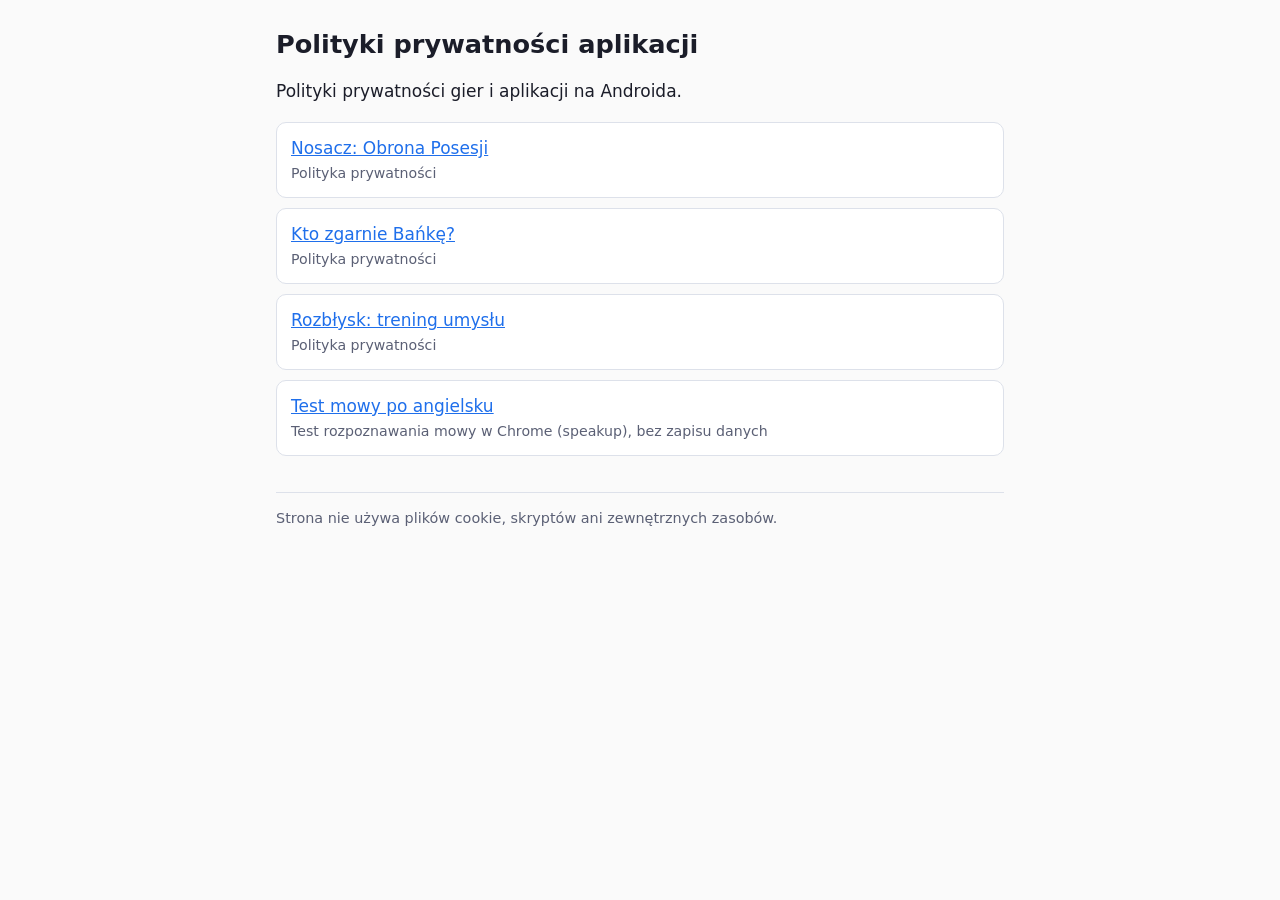
<file: index.html>
<!doctype html>
<html lang="pl">
<head>
<meta charset="utf-8">
<meta name="viewport" content="width=device-width, initial-scale=1">
<meta http-equiv="Content-Security-Policy" content="default-src 'none'; style-src 'self'; img-src 'self'; base-uri 'none'; form-action 'none'">
<meta name="referrer" content="no-referrer">
<title>Polityki prywatności aplikacji</title>
<link rel="stylesheet" href="style.css">
</head>
<body>

<h1>Polityki prywatności aplikacji</h1>
<p>Polityki prywatności gier i aplikacji na Androida.</p>
<ul class="apps"><li><a href="nosacz/">Nosacz: Obrona Posesji</a><small>Polityka prywatności</small></li><li><a href="kto-zgarnie-banke/">Kto zgarnie Bańkę?</a><small>Polityka prywatności</small></li><li><a href="rozblysk/">Rozbłysk: trening umysłu</a><small>Polityka prywatności</small></li><li><a href="speakup/test-mowy/">Test mowy po angielsku</a><small>Test rozpoznawania mowy w Chrome (speakup), bez zapisu danych</small></li></ul>
<footer>Strona nie używa plików cookie, skryptów ani zewnętrznych zasobów.</footer>
</body>
</html>
</file>
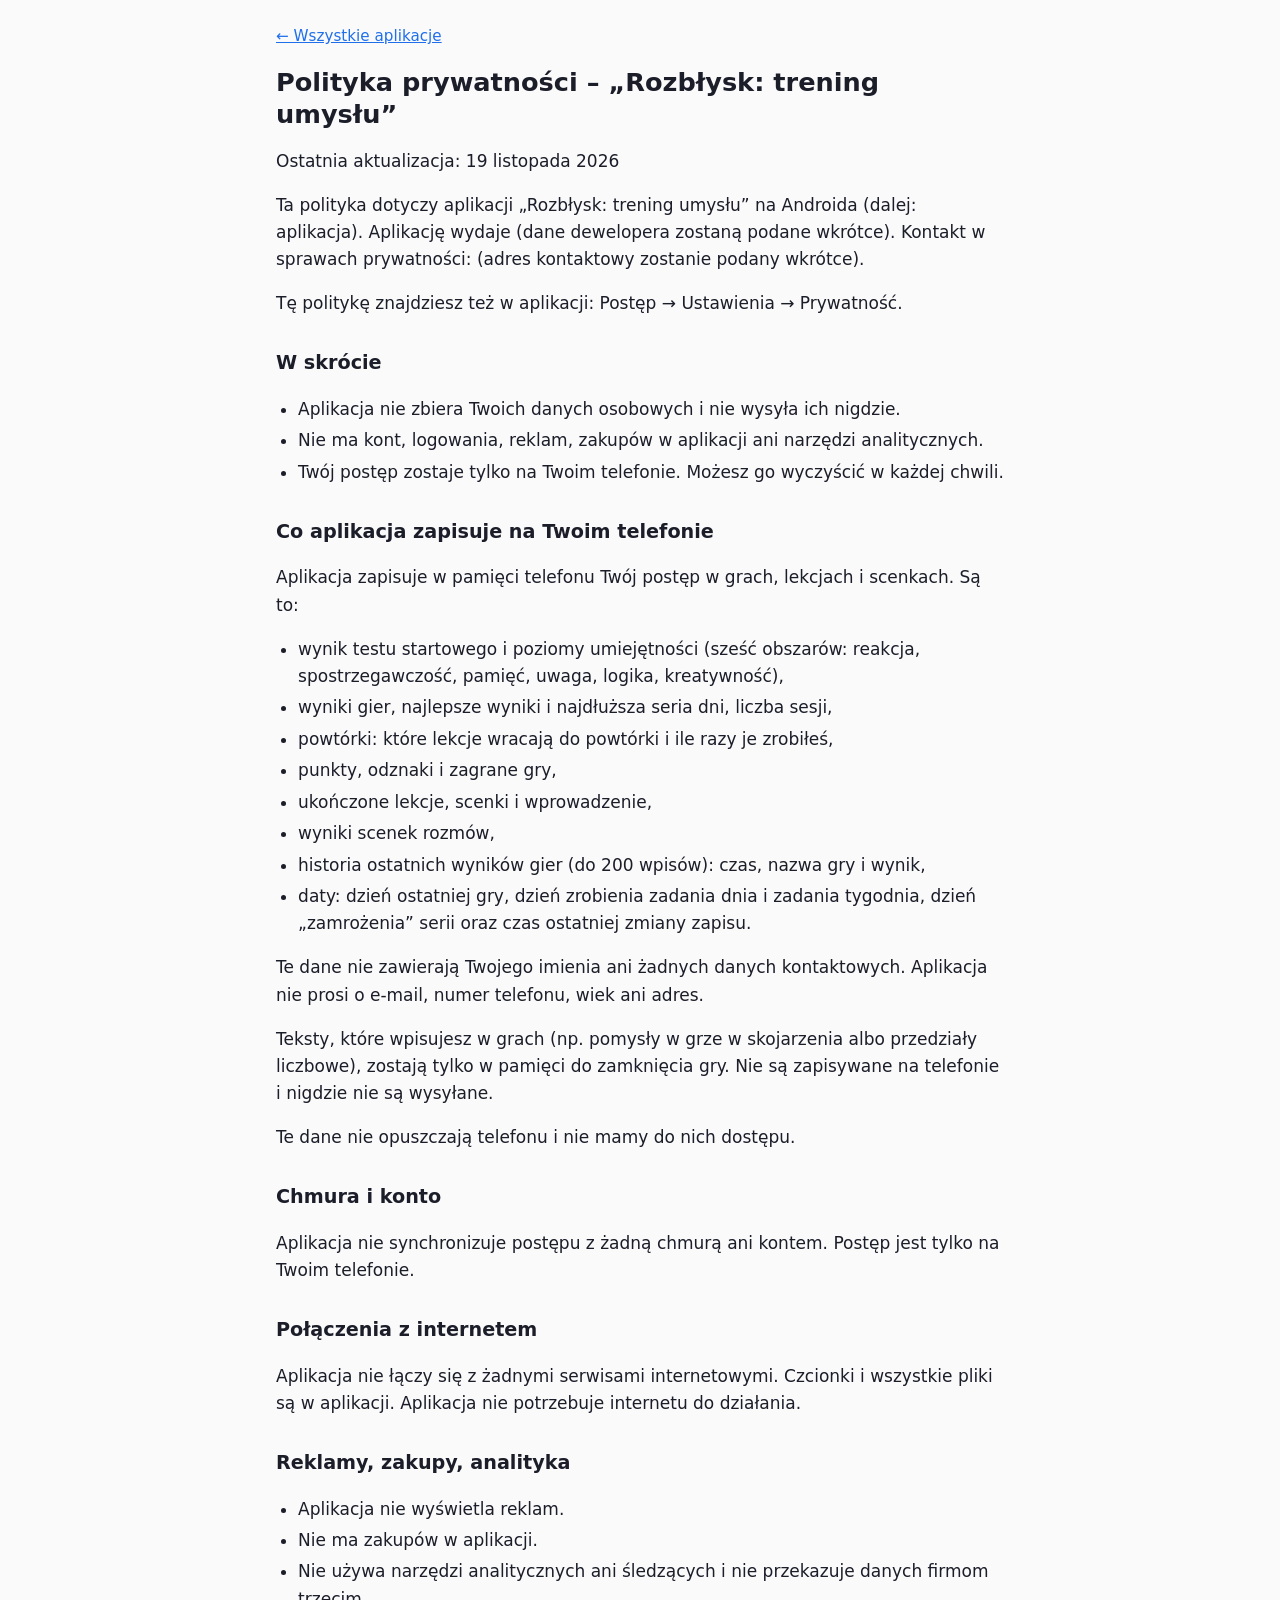
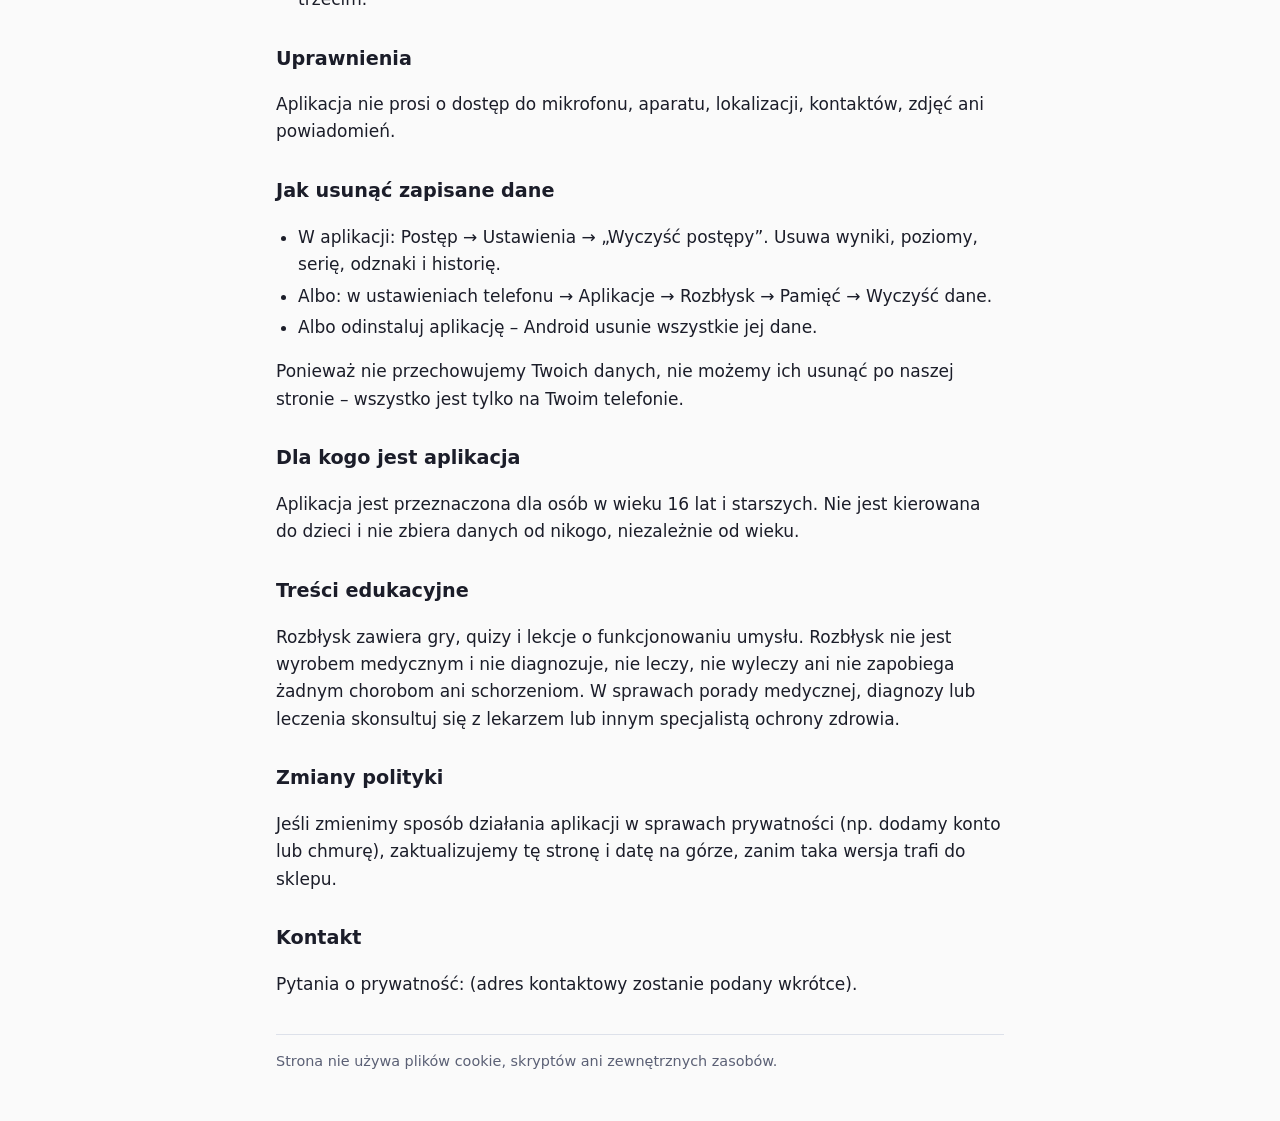
<file: iskra/index.html>
<!doctype html>
<html lang="pl">
<head>
<meta charset="utf-8">
<meta name="viewport" content="width=device-width, initial-scale=1">
<meta http-equiv="Content-Security-Policy" content="default-src 'none'; style-src 'self'; base-uri 'none'; form-action 'none'">
<meta http-equiv="refresh" content="0; url=../rozblysk/">
<meta name="robots" content="noindex">
<link rel="canonical" href="../rozblysk/">
<title>Przeniesiono: Rozbłysk: trening umysłu</title>
<link rel="stylesheet" href="../style.css">
</head>
<body>
<p>Aplikacja zmieniła nazwę. Polityka prywatności jest tutaj: <a href="../rozblysk/">Rozbłysk: trening umysłu</a>.</p>
</body>
</html>
</file>
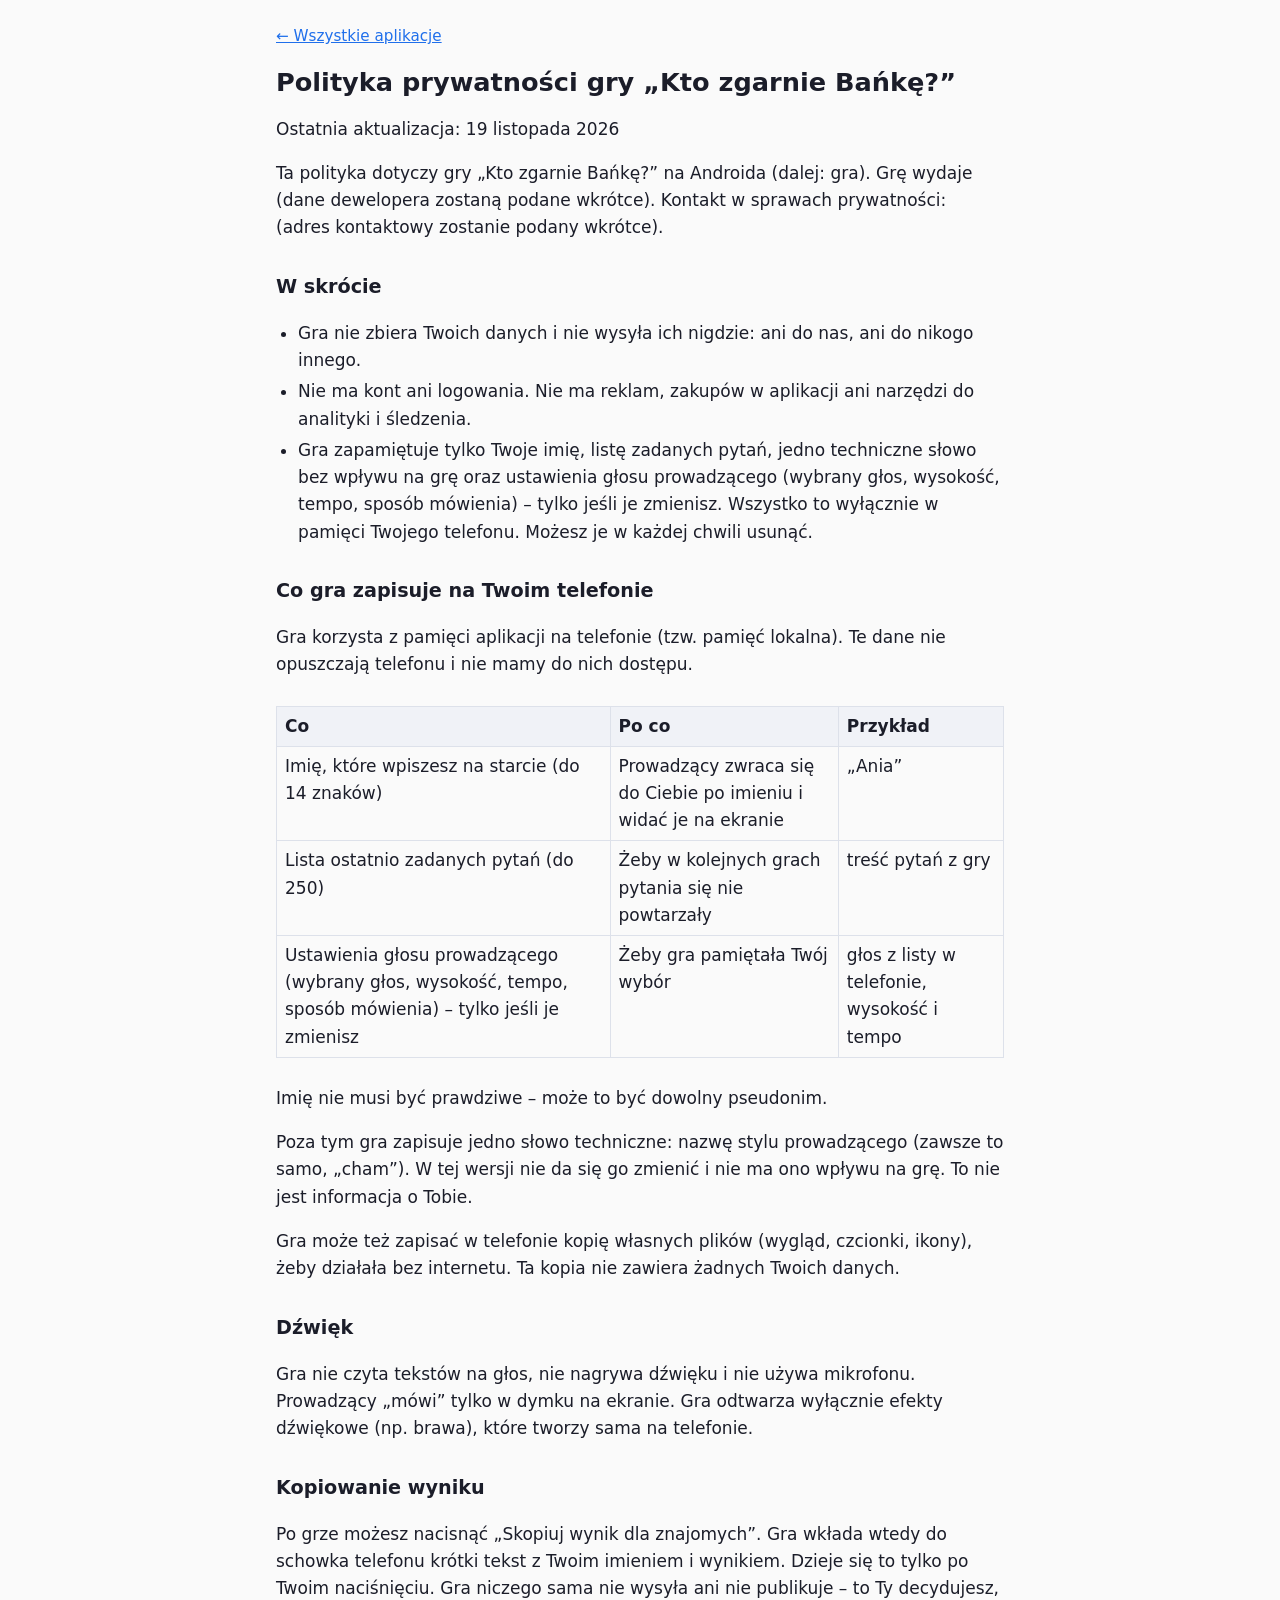
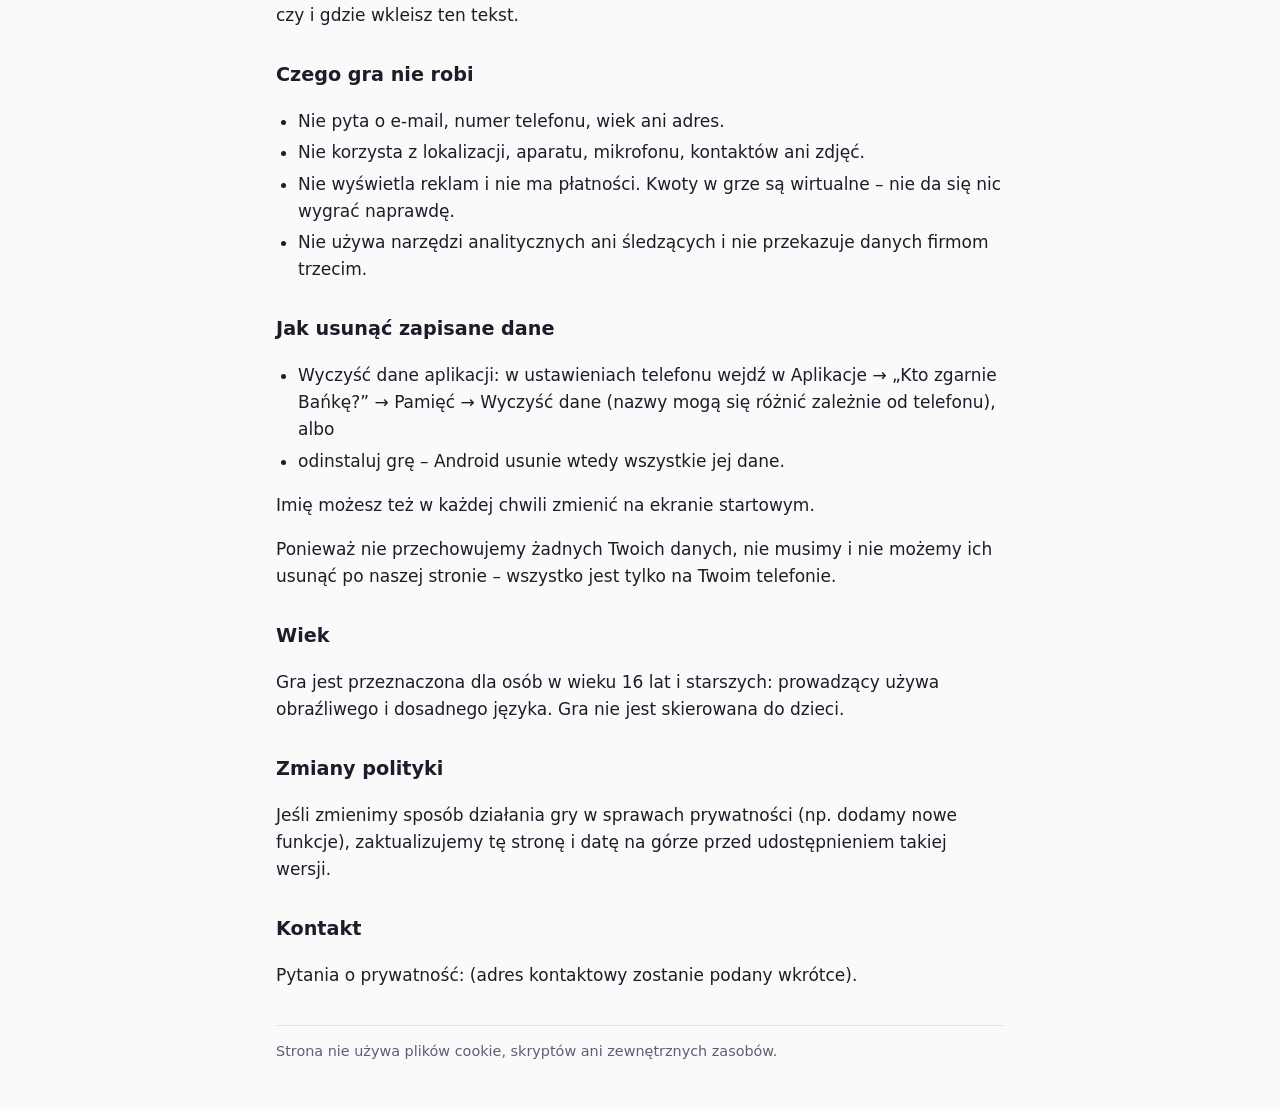
<file: kto-zgarnie-banke/index.html>
<!doctype html>
<html lang="pl">
<head>
<meta charset="utf-8">
<meta name="viewport" content="width=device-width, initial-scale=1">
<meta http-equiv="Content-Security-Policy" content="default-src 'none'; style-src 'self'; img-src 'self'; base-uri 'none'; form-action 'none'">
<meta name="referrer" content="no-referrer">
<title>Polityka prywatności – Kto zgarnie Bańkę?</title>
<link rel="stylesheet" href="../style.css">
</head>
<body>
<nav><a href="../">← Wszystkie aplikacje</a></nav>
<h1>Polityka prywatności gry „Kto zgarnie Bańkę?”</h1>
<p>Ostatnia aktualizacja: 19 listopada 2026</p>
<p>Ta polityka dotyczy gry „Kto zgarnie Bańkę?” na Androida (dalej: gra). Grę wydaje (dane dewelopera zostaną podane wkrótce). Kontakt w sprawach prywatności: (adres kontaktowy zostanie podany wkrótce).</p>
<h2>W skrócie</h2>
<ul><li>Gra nie zbiera Twoich danych i nie wysyła ich nigdzie: ani do nas, ani do nikogo innego.</li><li>Nie ma kont ani logowania. Nie ma reklam, zakupów w aplikacji ani narzędzi do analityki i śledzenia.</li><li>Gra zapamiętuje tylko Twoje imię, listę zadanych pytań, jedno techniczne słowo bez wpływu na grę oraz ustawienia głosu prowadzącego (wybrany głos, wysokość, tempo, sposób mówienia) – tylko jeśli je zmienisz. Wszystko to wyłącznie w pamięci Twojego telefonu. Możesz je w każdej chwili usunąć.</li></ul>
<h2>Co gra zapisuje na Twoim telefonie</h2>
<p>Gra korzysta z pamięci aplikacji na telefonie (tzw. pamięć lokalna). Te dane nie opuszczają telefonu i nie mamy do nich dostępu.</p>
<div class="tw"><table><thead><tr><th>Co</th><th>Po co</th><th>Przykład</th></tr></thead><tbody><tr><td>Imię, które wpiszesz na starcie (do 14 znaków)</td><td>Prowadzący zwraca się do Ciebie po imieniu i widać je na ekranie</td><td>„Ania”</td></tr><tr><td>Lista ostatnio zadanych pytań (do 250)</td><td>Żeby w kolejnych grach pytania się nie powtarzały</td><td>treść pytań z gry</td></tr><tr><td>Ustawienia głosu prowadzącego (wybrany głos, wysokość, tempo, sposób mówienia) – tylko jeśli je zmienisz</td><td>Żeby gra pamiętała Twój wybór</td><td>głos z listy w telefonie, wysokość i tempo</td></tr></tbody></table></div>
<p>Imię nie musi być prawdziwe – może to być dowolny pseudonim.</p>
<p>Poza tym gra zapisuje jedno słowo techniczne: nazwę stylu prowadzącego (zawsze to samo, „cham”). W tej wersji nie da się go zmienić i nie ma ono wpływu na grę. To nie jest informacja o Tobie.</p>
<p>Gra może też zapisać w telefonie kopię własnych plików (wygląd, czcionki, ikony), żeby działała bez internetu. Ta kopia nie zawiera żadnych Twoich danych.</p>
<h2>Dźwięk</h2>
<p>Gra nie czyta tekstów na głos, nie nagrywa dźwięku i nie używa mikrofonu. Prowadzący „mówi” tylko w dymku na ekranie. Gra odtwarza wyłącznie efekty dźwiękowe (np. brawa), które tworzy sama na telefonie.</p>
<h2>Kopiowanie wyniku</h2>
<p>Po grze możesz nacisnąć „Skopiuj wynik dla znajomych”. Gra wkłada wtedy do schowka telefonu krótki tekst z Twoim imieniem i wynikiem. Dzieje się to tylko po Twoim naciśnięciu. Gra niczego sama nie wysyła ani nie publikuje – to Ty decydujesz, czy i gdzie wkleisz ten tekst.</p>
<h2>Czego gra nie robi</h2>
<ul><li>Nie pyta o e-mail, numer telefonu, wiek ani adres.</li><li>Nie korzysta z lokalizacji, aparatu, mikrofonu, kontaktów ani zdjęć.</li><li>Nie wyświetla reklam i nie ma płatności. Kwoty w grze są wirtualne – nie da się nic wygrać naprawdę.</li><li>Nie używa narzędzi analitycznych ani śledzących i nie przekazuje danych firmom trzecim.</li></ul>
<h2>Jak usunąć zapisane dane</h2>
<ul><li>Wyczyść dane aplikacji: w ustawieniach telefonu wejdź w Aplikacje → „Kto zgarnie Bańkę?” → Pamięć → Wyczyść dane (nazwy mogą się różnić zależnie od telefonu), albo</li><li>odinstaluj grę – Android usunie wtedy wszystkie jej dane.</li></ul>
<p>Imię możesz też w każdej chwili zmienić na ekranie startowym.</p>
<p>Ponieważ nie przechowujemy żadnych Twoich danych, nie musimy i nie możemy ich usunąć po naszej stronie – wszystko jest tylko na Twoim telefonie.</p>
<h2>Wiek</h2>
<p>Gra jest przeznaczona dla osób w wieku 16 lat i starszych: prowadzący używa obraźliwego i dosadnego języka. Gra nie jest skierowana do dzieci.</p>
<h2>Zmiany polityki</h2>
<p>Jeśli zmienimy sposób działania gry w sprawach prywatności (np. dodamy nowe funkcje), zaktualizujemy tę stronę i datę na górze przed udostępnieniem takiej wersji.</p>
<h2>Kontakt</h2>
<p>Pytania o prywatność: (adres kontaktowy zostanie podany wkrótce).</p>
<footer>Strona nie używa plików cookie, skryptów ani zewnętrznych zasobów.</footer>
</body>
</html>
</file>
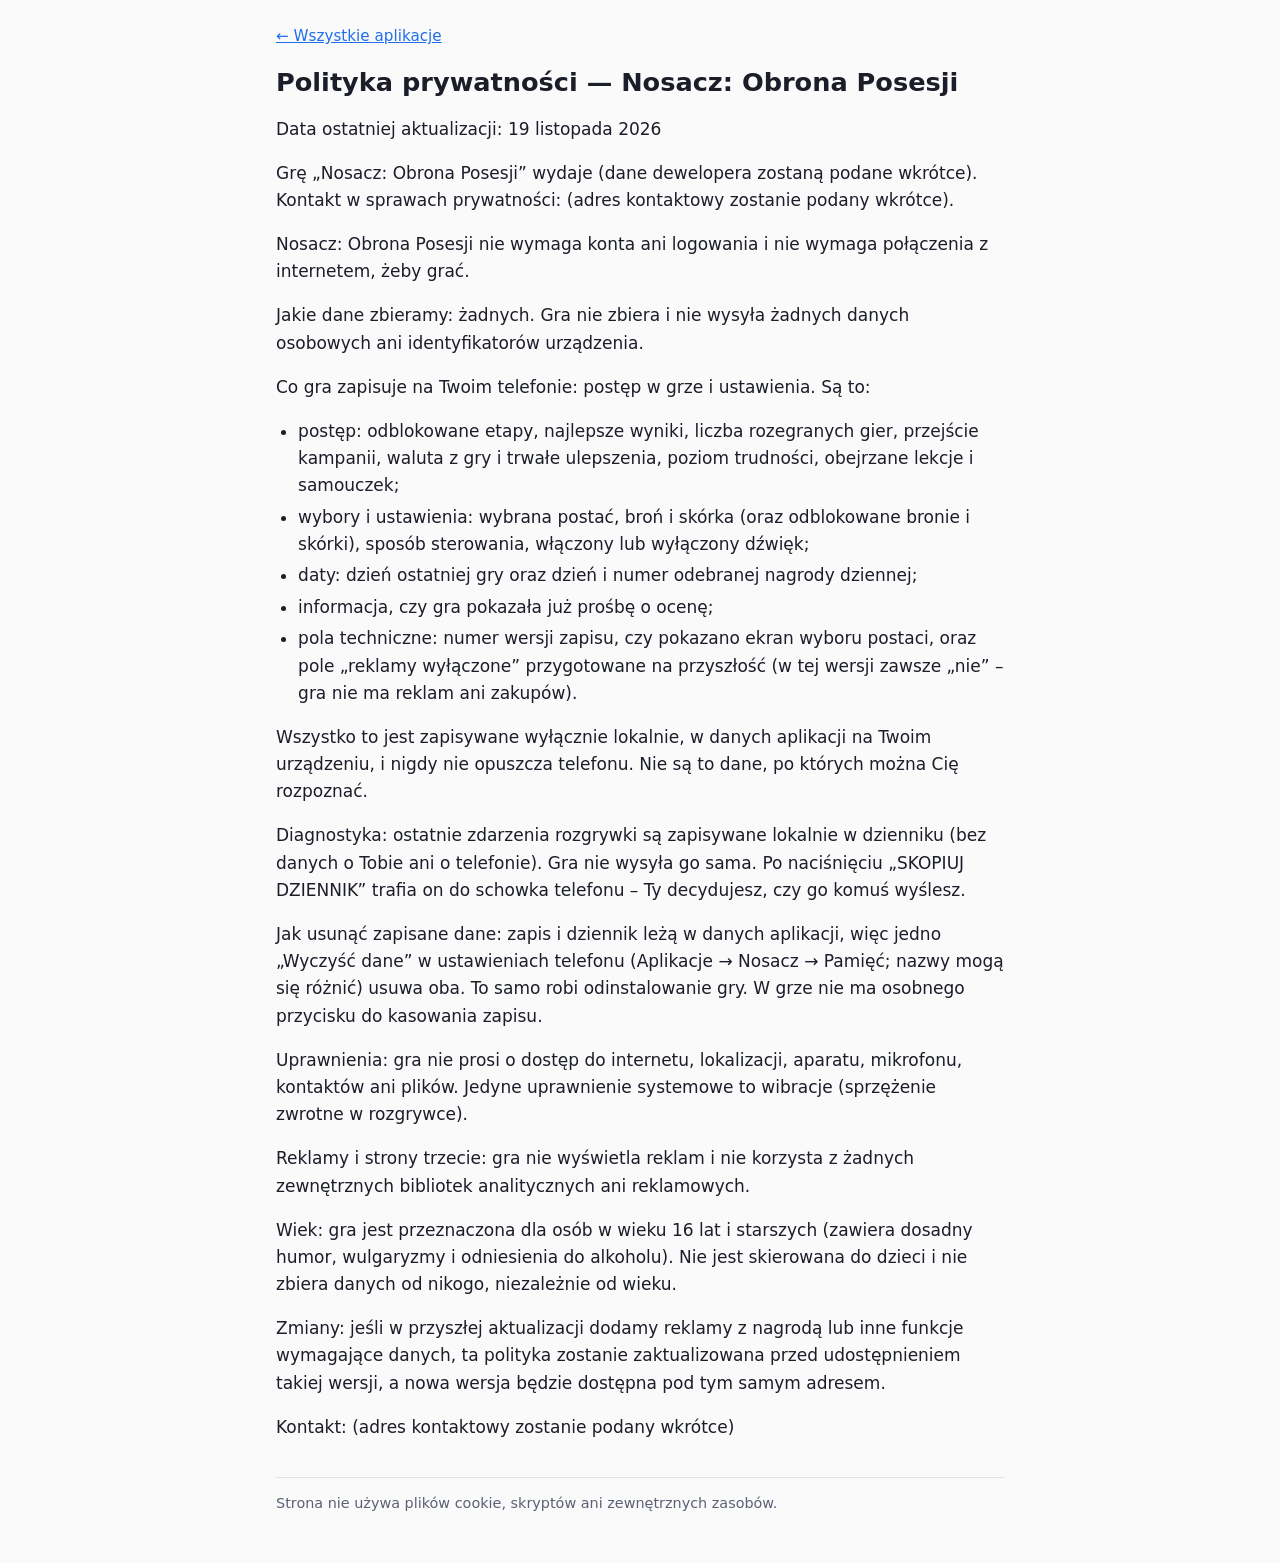
<file: nosacz/index.html>
<!doctype html>
<html lang="pl">
<head>
<meta charset="utf-8">
<meta name="viewport" content="width=device-width, initial-scale=1">
<meta http-equiv="Content-Security-Policy" content="default-src 'none'; style-src 'self'; img-src 'self'; base-uri 'none'; form-action 'none'">
<meta name="referrer" content="no-referrer">
<title>Polityka prywatności – Nosacz: Obrona Posesji</title>
<link rel="stylesheet" href="../style.css">
</head>
<body>
<nav><a href="../">← Wszystkie aplikacje</a></nav>
<h1>Polityka prywatności — Nosacz: Obrona Posesji</h1>
<p>Data ostatniej aktualizacji: 19 listopada 2026</p>
<p>Grę „Nosacz: Obrona Posesji” wydaje (dane dewelopera zostaną podane wkrótce). Kontakt w sprawach prywatności: (adres kontaktowy zostanie podany wkrótce).</p>
<p>Nosacz: Obrona Posesji nie wymaga konta ani logowania i nie wymaga połączenia z internetem, żeby grać.</p>
<p>Jakie dane zbieramy: żadnych. Gra nie zbiera i nie wysyła żadnych danych osobowych ani identyfikatorów urządzenia.</p>
<p>Co gra zapisuje na Twoim telefonie: postęp w grze i ustawienia. Są to:</p>
<ul><li>postęp: odblokowane etapy, najlepsze wyniki, liczba rozegranych gier, przejście kampanii, waluta z gry i trwałe ulepszenia, poziom trudności, obejrzane lekcje i samouczek;</li><li>wybory i ustawienia: wybrana postać, broń i skórka (oraz odblokowane bronie i skórki), sposób sterowania, włączony lub wyłączony dźwięk;</li><li>daty: dzień ostatniej gry oraz dzień i numer odebranej nagrody dziennej;</li><li>informacja, czy gra pokazała już prośbę o ocenę;</li><li>pola techniczne: numer wersji zapisu, czy pokazano ekran wyboru postaci, oraz pole „reklamy wyłączone” przygotowane na przyszłość (w tej wersji zawsze „nie” – gra nie ma reklam ani zakupów).</li></ul>
<p>Wszystko to jest zapisywane wyłącznie lokalnie, w danych aplikacji na Twoim urządzeniu, i nigdy nie opuszcza telefonu. Nie są to dane, po których można Cię rozpoznać.</p>
<p>Diagnostyka: ostatnie zdarzenia rozgrywki są zapisywane lokalnie w dzienniku (bez danych o Tobie ani o telefonie). Gra nie wysyła go sama. Po naciśnięciu „SKOPIUJ DZIENNIK” trafia on do schowka telefonu – Ty decydujesz, czy go komuś wyślesz.</p>
<p>Jak usunąć zapisane dane: zapis i dziennik leżą w danych aplikacji, więc jedno „Wyczyść dane” w ustawieniach telefonu (Aplikacje → Nosacz → Pamięć; nazwy mogą się różnić) usuwa oba. To samo robi odinstalowanie gry. W grze nie ma osobnego przycisku do kasowania zapisu.</p>
<p>Uprawnienia: gra nie prosi o dostęp do internetu, lokalizacji, aparatu, mikrofonu, kontaktów ani plików. Jedyne uprawnienie systemowe to wibracje (sprzężenie zwrotne w rozgrywce).</p>
<p>Reklamy i strony trzecie: gra nie wyświetla reklam i nie korzysta z żadnych zewnętrznych bibliotek analitycznych ani reklamowych.</p>
<p>Wiek: gra jest przeznaczona dla osób w wieku 16 lat i starszych (zawiera dosadny humor, wulgaryzmy i odniesienia do alkoholu). Nie jest skierowana do dzieci i nie zbiera danych od nikogo, niezależnie od wieku.</p>
<p>Zmiany: jeśli w przyszłej aktualizacji dodamy reklamy z nagrodą lub inne funkcje wymagające danych, ta polityka zostanie zaktualizowana przed udostępnieniem takiej wersji, a nowa wersja będzie dostępna pod tym samym adresem.</p>
<p>Kontakt: (adres kontaktowy zostanie podany wkrótce)</p>
<footer>Strona nie używa plików cookie, skryptów ani zewnętrznych zasobów.</footer>
</body>
</html>
</file>
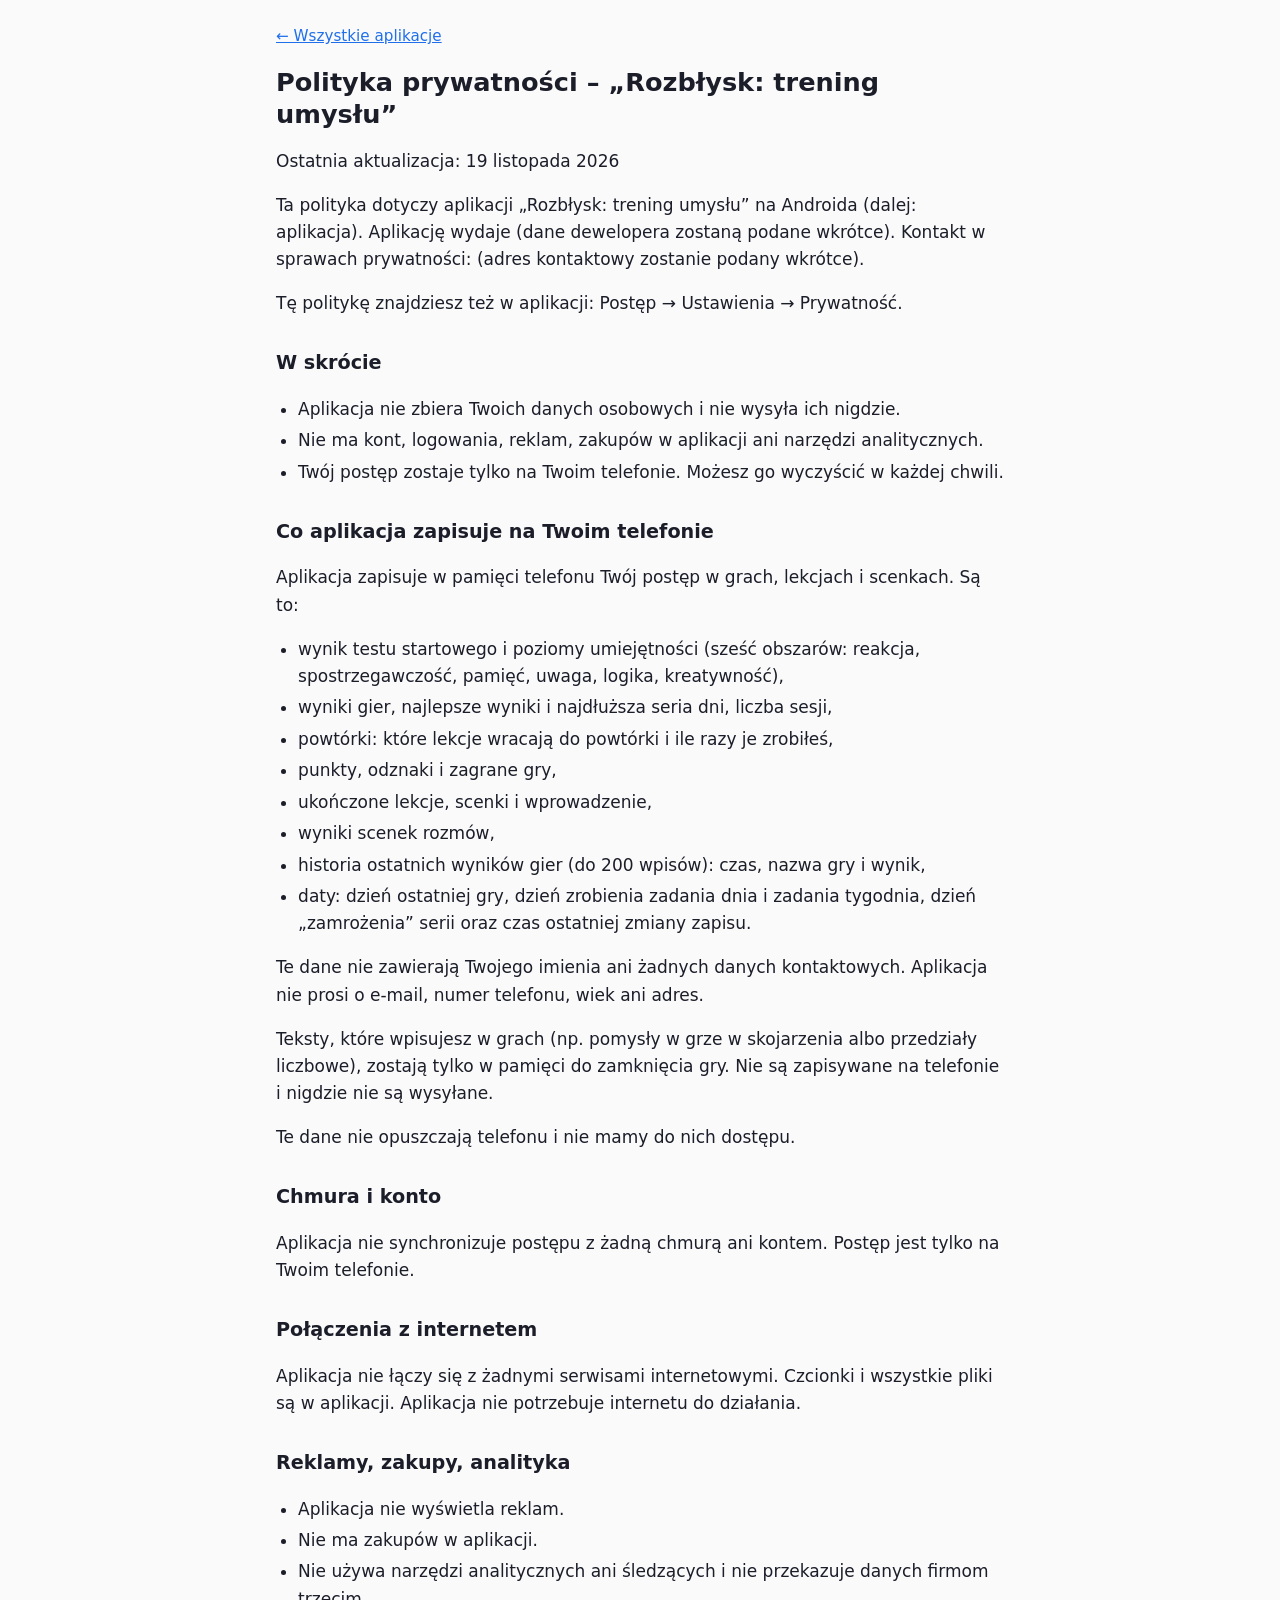
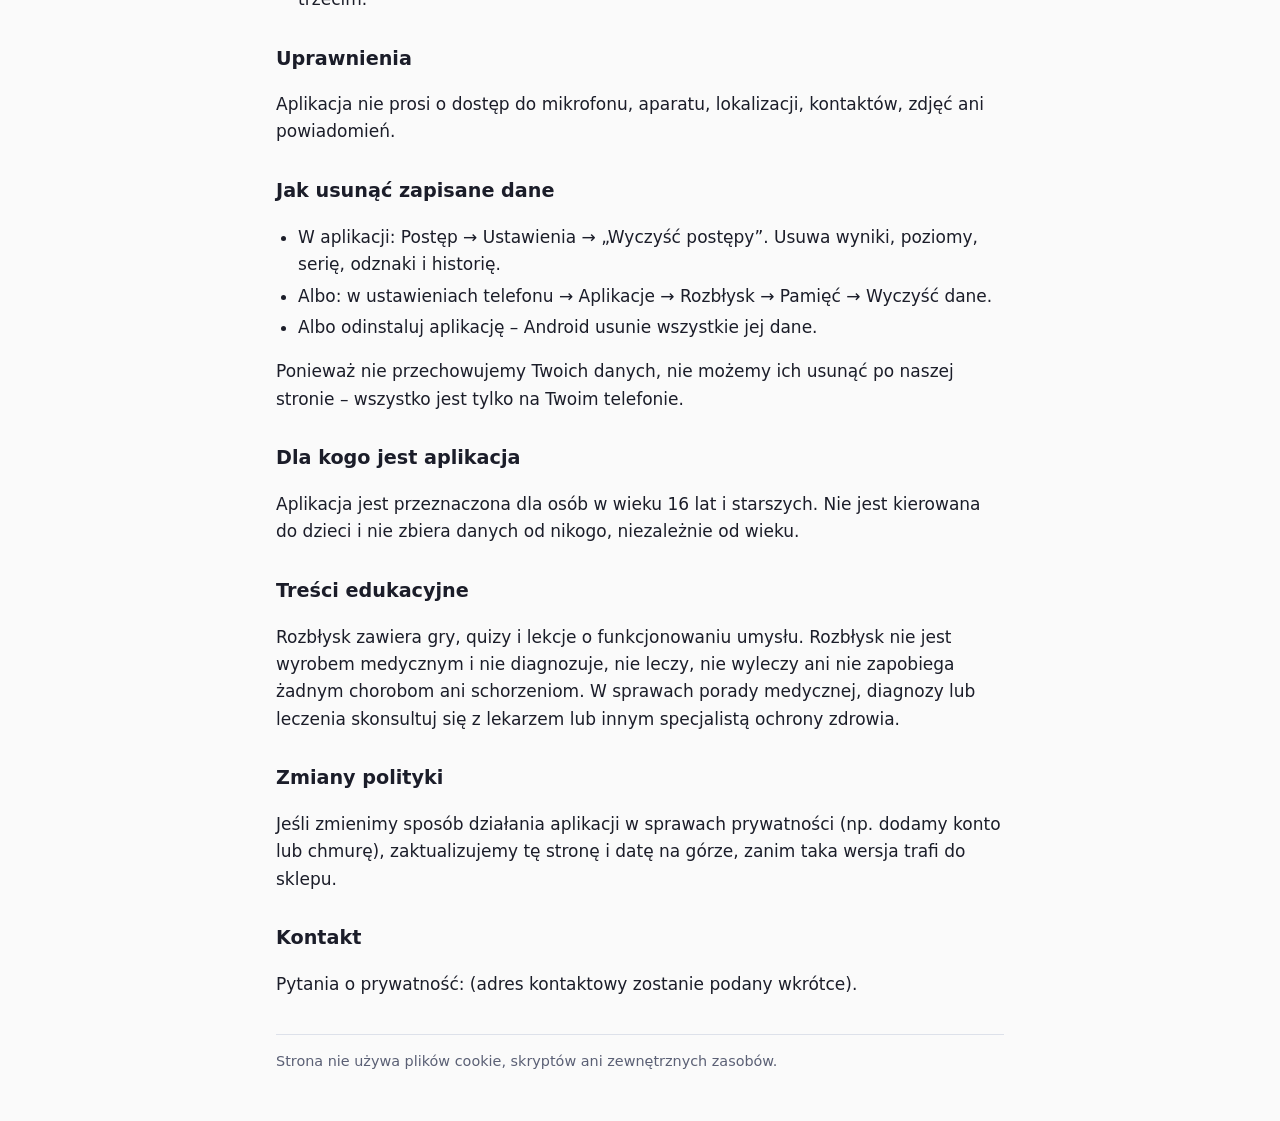
<file: rozblysk/index.html>
<!doctype html>
<html lang="pl">
<head>
<meta charset="utf-8">
<meta name="viewport" content="width=device-width, initial-scale=1">
<meta http-equiv="Content-Security-Policy" content="default-src 'none'; style-src 'self'; img-src 'self'; base-uri 'none'; form-action 'none'">
<meta name="referrer" content="no-referrer">
<title>Polityka prywatności – Rozbłysk: trening umysłu</title>
<link rel="stylesheet" href="../style.css">
</head>
<body>
<nav><a href="../">← Wszystkie aplikacje</a></nav>
<h1>Polityka prywatności – „Rozbłysk: trening umysłu”</h1>
<p>Ostatnia aktualizacja: 19 listopada 2026</p>
<p>Ta polityka dotyczy aplikacji „Rozbłysk: trening umysłu” na Androida (dalej: aplikacja). Aplikację wydaje (dane dewelopera zostaną podane wkrótce). Kontakt w sprawach prywatności: (adres kontaktowy zostanie podany wkrótce).</p>
<p>Tę politykę znajdziesz też w aplikacji: Postęp → Ustawienia → Prywatność.</p>
<h2>W skrócie</h2>
<ul><li>Aplikacja nie zbiera Twoich danych osobowych i nie wysyła ich nigdzie.</li><li>Nie ma kont, logowania, reklam, zakupów w aplikacji ani narzędzi analitycznych.</li><li>Twój postęp zostaje tylko na Twoim telefonie. Możesz go wyczyścić w każdej chwili.</li></ul>
<h2>Co aplikacja zapisuje na Twoim telefonie</h2>
<p>Aplikacja zapisuje w pamięci telefonu Twój postęp w grach, lekcjach i scenkach. Są to:</p>
<ul><li>wynik testu startowego i poziomy umiejętności (sześć obszarów: reakcja, spostrzegawczość, pamięć, uwaga, logika, kreatywność),</li><li>wyniki gier, najlepsze wyniki i najdłuższa seria dni, liczba sesji,</li><li>powtórki: które lekcje wracają do powtórki i ile razy je zrobiłeś,</li><li>punkty, odznaki i zagrane gry,</li><li>ukończone lekcje, scenki i wprowadzenie,</li><li>wyniki scenek rozmów,</li><li>historia ostatnich wyników gier (do 200 wpisów): czas, nazwa gry i wynik,</li><li>daty: dzień ostatniej gry, dzień zrobienia zadania dnia i zadania tygodnia, dzień „zamrożenia” serii oraz czas ostatniej zmiany zapisu.</li></ul>
<p>Te dane nie zawierają Twojego imienia ani żadnych danych kontaktowych. Aplikacja nie prosi o e-mail, numer telefonu, wiek ani adres.</p>
<p>Teksty, które wpisujesz w grach (np. pomysły w grze w skojarzenia albo przedziały liczbowe), zostają tylko w pamięci do zamknięcia gry. Nie są zapisywane na telefonie i nigdzie nie są wysyłane.</p>
<p>Te dane nie opuszczają telefonu i nie mamy do nich dostępu.</p>
<h2>Chmura i konto</h2>
<p>Aplikacja nie synchronizuje postępu z żadną chmurą ani kontem. Postęp jest tylko na Twoim telefonie.</p>
<h2>Połączenia z internetem</h2>
<p>Aplikacja nie łączy się z żadnymi serwisami internetowymi. Czcionki i wszystkie pliki są w aplikacji. Aplikacja nie potrzebuje internetu do działania.</p>
<h2>Reklamy, zakupy, analityka</h2>
<ul><li>Aplikacja nie wyświetla reklam.</li><li>Nie ma zakupów w aplikacji.</li><li>Nie używa narzędzi analitycznych ani śledzących i nie przekazuje danych firmom trzecim.</li></ul>
<h2>Uprawnienia</h2>
<p>Aplikacja nie prosi o dostęp do mikrofonu, aparatu, lokalizacji, kontaktów, zdjęć ani powiadomień.</p>
<h2>Jak usunąć zapisane dane</h2>
<ul><li>W aplikacji: Postęp → Ustawienia → „Wyczyść postępy”. Usuwa wyniki, poziomy, serię, odznaki i historię.</li><li>Albo: w ustawieniach telefonu → Aplikacje → Rozbłysk → Pamięć → Wyczyść dane.</li><li>Albo odinstaluj aplikację – Android usunie wszystkie jej dane.</li></ul>
<p>Ponieważ nie przechowujemy Twoich danych, nie możemy ich usunąć po naszej stronie – wszystko jest tylko na Twoim telefonie.</p>
<h2>Dla kogo jest aplikacja</h2>
<p>Aplikacja jest przeznaczona dla osób w wieku 16 lat i starszych. Nie jest kierowana do dzieci i nie zbiera danych od nikogo, niezależnie od wieku.</p>
<h2>Treści edukacyjne</h2>
<p>Rozbłysk zawiera gry, quizy i lekcje o funkcjonowaniu umysłu. Rozbłysk nie jest wyrobem medycznym i nie diagnozuje, nie leczy, nie wyleczy ani nie zapobiega żadnym chorobom ani schorzeniom. W sprawach porady medycznej, diagnozy lub leczenia skonsultuj się z lekarzem lub innym specjalistą ochrony zdrowia.</p>
<h2>Zmiany polityki</h2>
<p>Jeśli zmienimy sposób działania aplikacji w sprawach prywatności (np. dodamy konto lub chmurę), zaktualizujemy tę stronę i datę na górze, zanim taka wersja trafi do sklepu.</p>
<h2>Kontakt</h2>
<p>Pytania o prywatność: (adres kontaktowy zostanie podany wkrótce).</p>
<footer>Strona nie używa plików cookie, skryptów ani zewnętrznych zasobów.</footer>
</body>
</html>
</file>
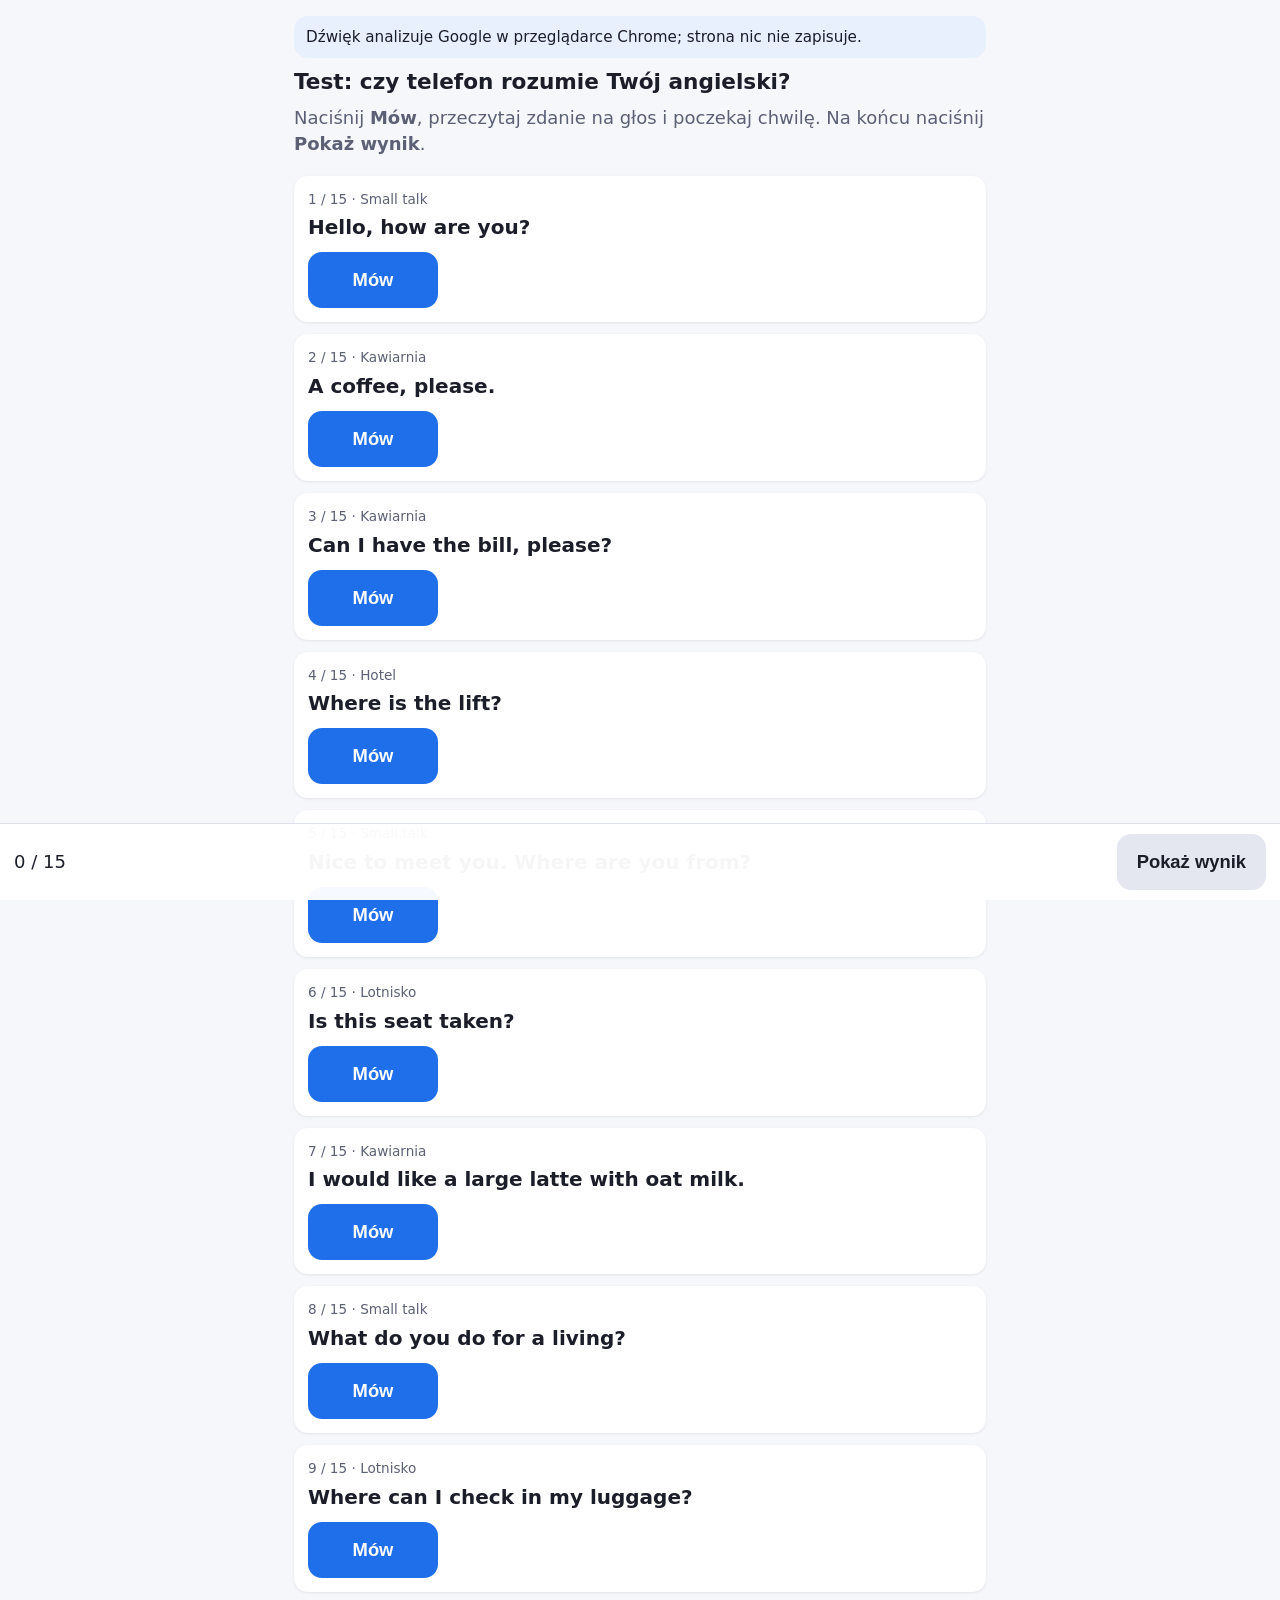
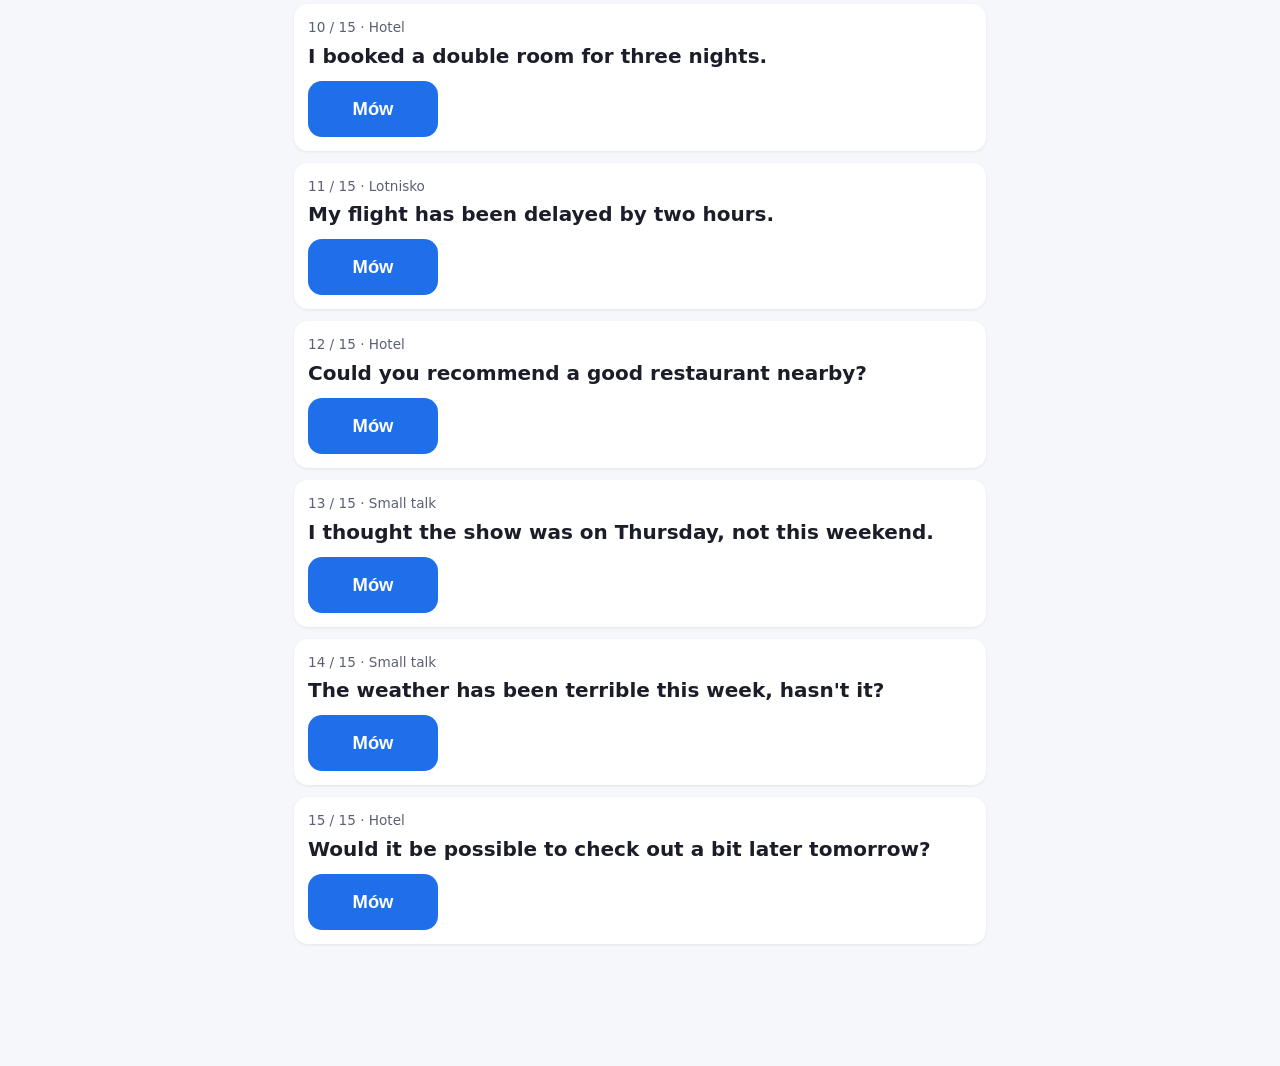
<file: speakup/test-mowy/index.html>
<!doctype html>
<html lang="pl">
<head>
<meta charset="utf-8">
<meta name="viewport" content="width=device-width, initial-scale=1">
<meta http-equiv="Content-Security-Policy" content="default-src 'self'; script-src 'self'; style-src 'self'; img-src 'self' data:; connect-src 'none'; object-src 'none'; base-uri 'none'; form-action 'none'">
<meta name="referrer" content="no-referrer">
<meta name="robots" content="noindex">
<title>Test mowy po angielsku</title>
<link rel="stylesheet" href="style.css">
</head>
<body>
<header>
  <p class="notice">Dźwięk analizuje Google w przeglądarce Chrome; strona nic nie zapisuje.</p>
  <h1>Test: czy telefon rozumie Twój angielski?</h1>
  <p class="howto">Naciśnij <b>Mów</b>, przeczytaj zdanie na głos i poczekaj chwilę. Na końcu naciśnij <b>Pokaż wynik</b>.</p>
</header>

<div id="unsupported" class="unsupported" hidden>
  <p><b>Otwórz w Chrome.</b></p>
  <p>Ta przeglądarka nie ma rozpoznawania mowy. Skopiuj adres strony i otwórz go w Google Chrome na telefonie z Androidem.</p>
</div>

<main id="list" aria-live="polite"></main>

<div class="bar">
  <span id="progress">0 / 15</span>
  <button id="showResult" class="big secondary" type="button">Pokaż wynik</button>
</div>

<section id="result" class="result" hidden>
  <h2>Wynik</h2>
  <p id="summary" class="summary"></p>
  <ol id="resultList"></ol>
  <button id="copy" class="big" type="button">Kopiuj wynik</button>
  <p id="copyStatus" class="status" aria-live="polite"></p>
  <textarea id="copyFallback" readonly hidden aria-label="Wynik do skopiowania"></textarea>
  <button id="back" class="big secondary" type="button">Wróć do zdań</button>
</section>

<script src="score.js"></script>
<script src="app.js"></script>
</body>
</html>
</file>
<file: style.css>
:root{--bg:#fafafa;--fg:#1b1d29;--mut:#5b6075;--line:#dde1ea;--acc:#1f6feb;--mark:#fff3b0}
*{box-sizing:border-box}
body{margin:0 auto;max-width:760px;padding:24px 16px 48px;font:17px/1.6 system-ui,-apple-system,"Segoe UI",Roboto,sans-serif;background:var(--bg);color:var(--fg)}
h1{font-size:1.6rem;line-height:1.25;margin:.2em 0 .6em}
h2{font-size:1.2rem;margin:1.6em 0 .4em}
a{color:var(--acc)}
ul{padding-left:1.3em}
li{margin:.25em 0}
code{background:#eef0f5;padding:0 .25em;border-radius:4px}
mark{background:var(--mark);padding:0 .2em;border-radius:3px}
.tw{overflow-x:auto}
table{border-collapse:collapse;width:100%;margin:.6em 0}
th,td{border:1px solid var(--line);padding:6px 8px;text-align:left;vertical-align:top}
th{background:#f0f2f7}
nav{font-size:.95rem;margin-bottom:1.2em}
footer{margin-top:2.5em;padding-top:1em;border-top:1px solid var(--line);color:var(--mut);font-size:.9rem}
.apps{list-style:none;padding:0}
.apps li{background:#fff;border:1px solid var(--line);border-radius:10px;padding:12px 14px;margin:10px 0}
.apps small{color:var(--mut);display:block}
</file>
<file: speakup/test-mowy/style.css>
:root {
  --bg: #f6f7fb;
  --card: #ffffff;
  --text: #1b1d29;
  --muted: #5b6075;
  --accent: #1f6feb;
  --accent-dark: #1554b8;
  --rec: #d1242f;
  --good: #1a7f37;
  --mid: #9a6700;
  --bad: #cf222e;
  --radius: 14px;
}
* { box-sizing: border-box; }
html { -webkit-text-size-adjust: 100%; }
body {
  margin: 0;
  padding: 16px 14px 110px;
  font: 18px/1.45 system-ui, -apple-system, "Segoe UI", Roboto, sans-serif;
  background: var(--bg);
  color: var(--text);
  max-width: 720px;
  margin-inline: auto;
}
h1 { font-size: 1.35rem; margin: 8px 0; }
h2 { margin-top: 0; }
.notice {
  margin: 0;
  padding: 10px 12px;
  border-radius: var(--radius);
  background: #e8f0fe;
  font-size: 0.95rem;
}
.howto { color: var(--muted); margin-top: 4px; }
.unsupported {
  background: #fff1f0;
  border: 2px solid var(--bad);
  border-radius: var(--radius);
  padding: 14px;
  margin: 12px 0;
  font-size: 1.1rem;
}
.card {
  background: var(--card);
  border-radius: var(--radius);
  padding: 14px;
  margin: 12px 0;
  box-shadow: 0 1px 3px rgba(0, 0, 0, 0.08);
}
.card .meta { color: var(--muted); font-size: 0.85rem; }
.card .phrase { font-size: 1.25rem; font-weight: 600; margin: 4px 0 10px; }
.card .heard { margin: 8px 0 0; min-height: 1.4em; }
.card .heard i { color: var(--muted); }
.card .alt { color: var(--muted); font-size: 0.9rem; margin: 4px 0 0; }
.card .missed { color: var(--bad); font-size: 0.9rem; margin: 4px 0 0; }
.card .msg { color: var(--bad); margin: 6px 0 0; }
.card p:empty { display: none; }
.row { display: flex; gap: 10px; align-items: center; flex-wrap: wrap; }
.score {
  font-weight: 700;
  font-size: 1.2rem;
  min-width: 3.5em;
}
.score.good { color: var(--good); }
.score.mid { color: var(--mid); }
.score.bad { color: var(--bad); }
button.big {
  min-height: 56px;
  min-width: 130px;
  padding: 12px 20px;
  font-size: 1.15rem;
  font-weight: 700;
  border: 0;
  border-radius: var(--radius);
  background: var(--accent);
  color: #fff;
  cursor: pointer;
  touch-action: manipulation;
}
button.big:active { background: var(--accent-dark); }
button.big.secondary { background: #e4e7f0; color: var(--text); }
button.big.recording { background: var(--rec); }
button.big:disabled { opacity: 0.45; cursor: not-allowed; }
.bar {
  position: fixed;
  left: 0; right: 0; bottom: 0;
  display: flex;
  justify-content: space-between;
  align-items: center;
  gap: 10px;
  padding: 10px 14px calc(10px + env(safe-area-inset-bottom));
  background: rgba(255, 255, 255, 0.96);
  border-top: 1px solid #dde1ea;
}
.result {
  background: var(--card);
  border-radius: var(--radius);
  padding: 16px;
  margin: 12px 0;
}
.summary { font-size: 1.25rem; font-weight: 700; }
.result ol { padding-left: 1.3em; }
.result li { margin: 8px 0; }
.result li small { color: var(--muted); display: block; }
.result button { margin: 8px 8px 0 0; }
.status { color: var(--good); font-weight: 600; }
textarea { width: 100%; min-height: 220px; font-size: 0.9rem; margin-top: 8px; }
</file>
